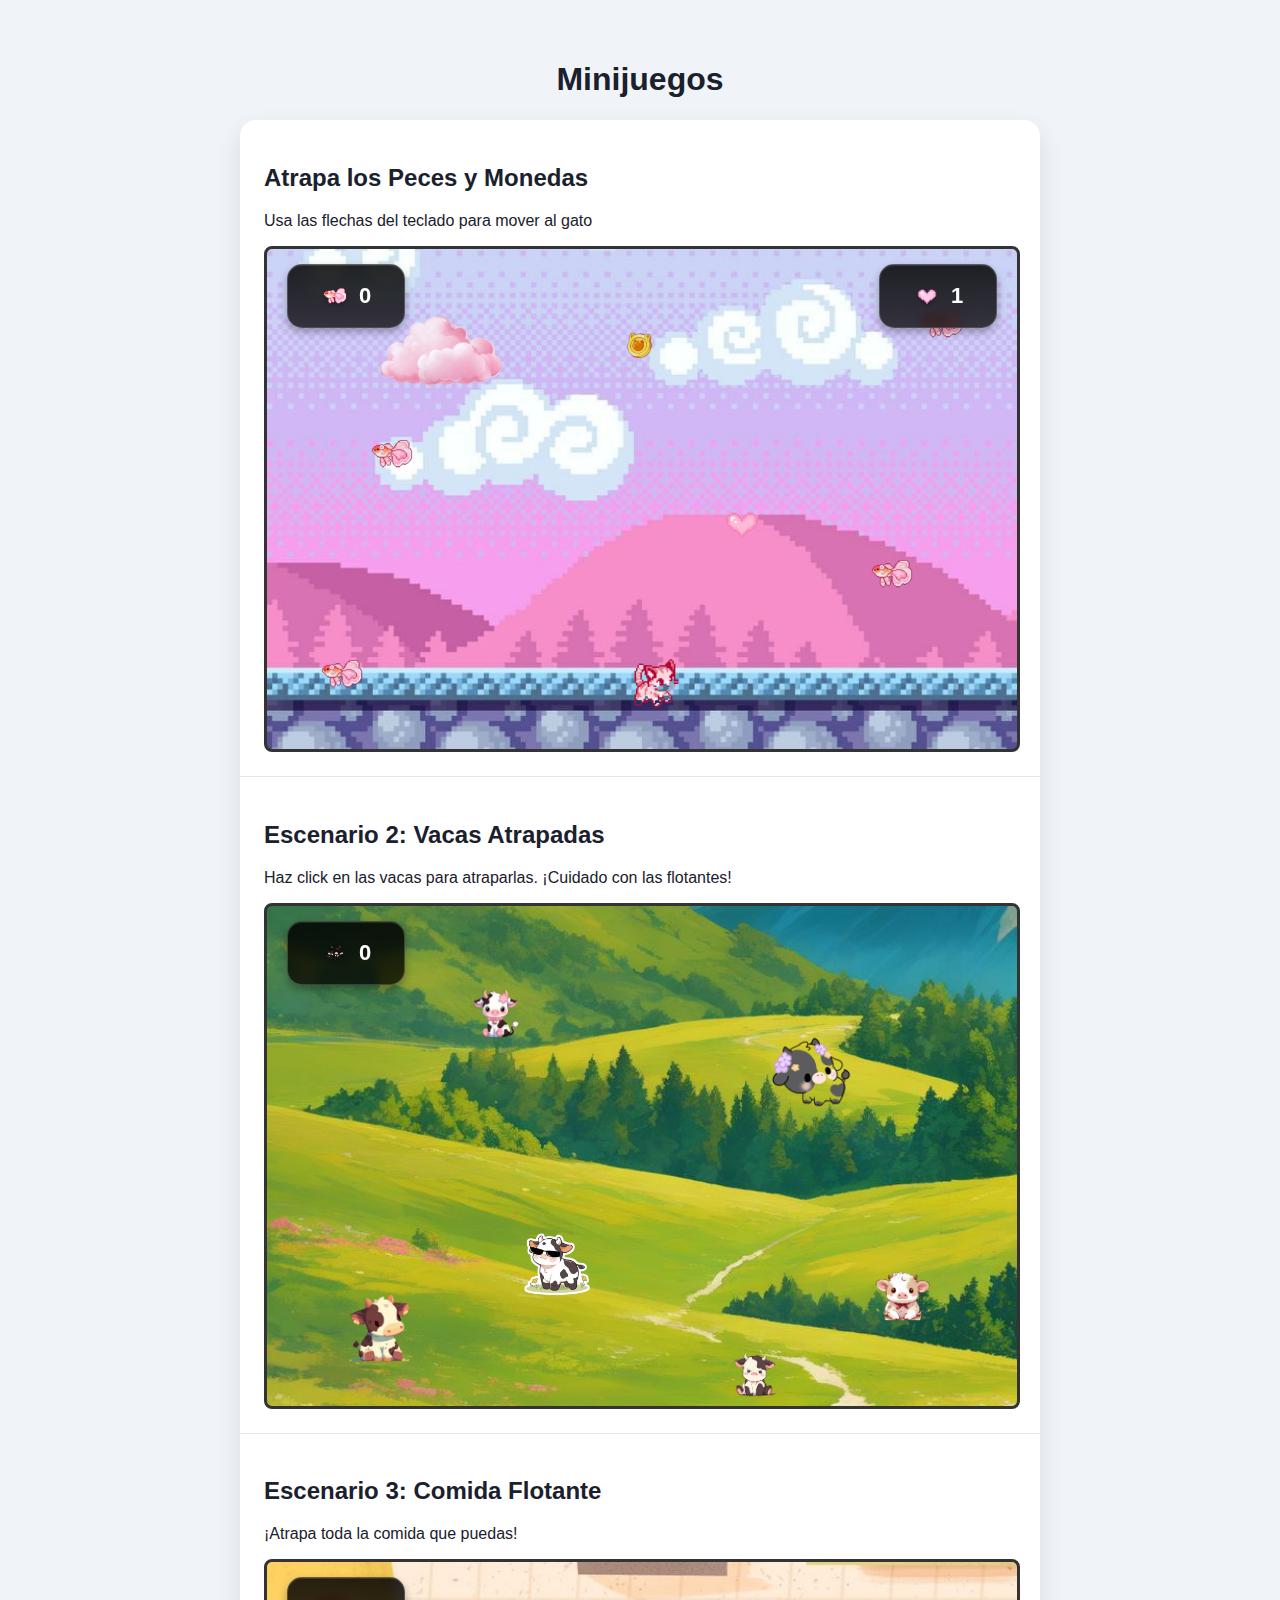
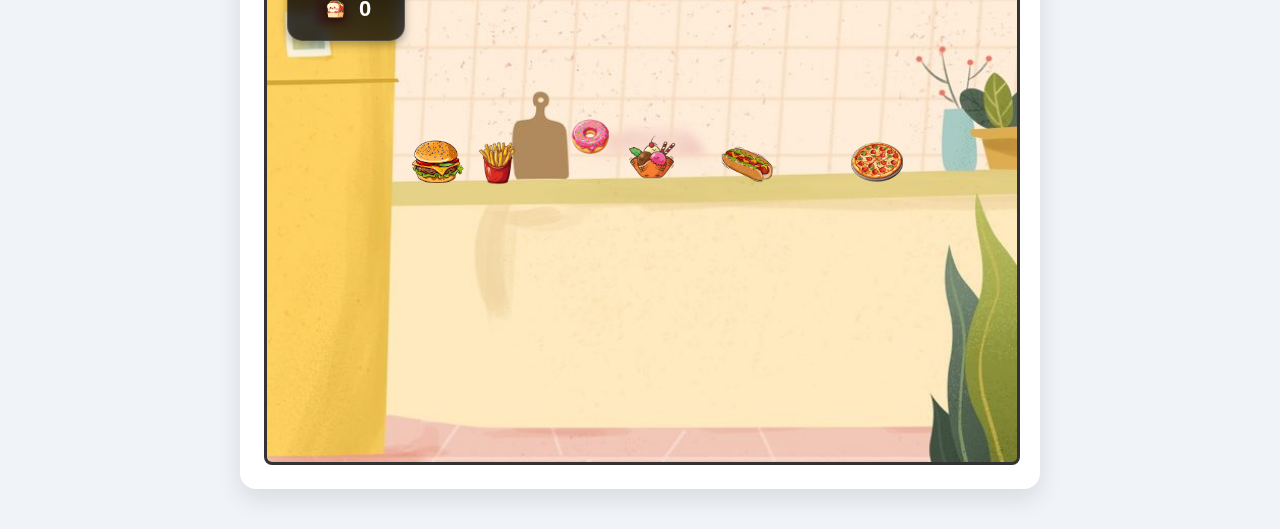
<file: 1_escenario interactivo/index.html>
<!DOCTYPE html>
<html lang="es">
<head>
    <meta charset="UTF-8">
    <meta name="viewport" content="width=device-width, initial-scale=1.0">
    <title>Minijuegos</title>
  
  <link rel="stylesheet" href="style.css">

</head>

<body class="bg-gray-100">

    <h1 class="text-4xl font-bold text-center text-gray-800 mb-6">Minijuegos</h1>

    <div class="main-container">
    
        <div id="game1" class="game-content">
            <h2 class="text-2xl font-semibold text-center mb-4">Atrapa los Peces y Monedas</h2>
            <p class="text-center text-gray-600 mb-4">Usa las flechas del teclado para mover al gato</p>
            
            <div id="game1-container" class="game-container" style="background-image: url('img/fondo.png'); background-size: cover; background-repeat: no-repeat;">
              
                <div class="ui-score">

                    <img src="img/icono.pez.png" alt="Icono Pez" class="ui-icon">
                    <span id="gato-score-text">0</span>
                </div>
                <div class="ui-lives">
                    <img src="img/icono.vida.png" alt="Icono vida" class="ui-icon">
                    <span id="gato-lives-text">1</span>
                </div>

              
                <img src="img/gato.png" alt="Gato" class="player" id="gato">

                <img src="img/nube.png" alt="Nube" class="asset" id="nube1">
                
                <img src="img/pez.png" alt="Pez 1" class="asset interactable" id="pez1">
                <img src="img/pez.png" alt="Pez 2" class="asset interactable" id="pez2">
                <img src="img/moneda.png" alt="Moneda" class="asset interactable animatable" id="moneda1">
                <img src="img/corazon.png" alt="Corazón" class="asset interactable animatable" id="corazon1">
                <img src="img/pez.png" alt="Pez 3" class="asset interactable" id="pez3">
                <img src="img/pez.png" alt="Pez 4" class="asset interactable" id="pez4">

            </div>
        </div>

        <div id="game2" class="game-content">
            <h2 class="text-2xl font-semibold text-center mb-4">Escenario 2: Vacas Atrapadas</h2>
            <p class="text-center text-gray-600 mb-4">Haz click en las vacas para atraparlas. ¡Cuidado con las flotantes!</p>

            <div id="game2-container" class="game-container">
               
                <div class="ui-score">
                    <img src="img/icono.vaca.png" alt="Icono Vaca" class="ui-icon">
                    <span id="vaca-score-text">0</span>
                </div>

                <img src="img/vaca1.png" alt="Vaca 1" class="asset interactable vaca-click" id="vaca1">
                <img src="img/vaca2.png" alt="Vaca 2" class="asset interactable vaca-click" id="vaca2">
                <img src="img/vaca3.png" alt="Vaca 3" class="asset interactable vaca-click" id="vaca3">
                <img src="img/vaca4.png" alt="Vaca 4" class="asset interactable vaca-click" id="vaca4">

                <img src="img/vacaroja.png" alt="Vaca Animada 1" class="asset interactable vaca-anim" id="vaca-anim1">
                <img src="img/vacaazul.png" alt="Vaca Animada 2" class="asset interactable vaca-anim" id="vaca-anim2">
            </div>
        </div>

        <div id="game3" class="game-content">
            <h2 class="text-2xl font-semibold text-center mb-4">Escenario 3: Comida Flotante</h2>
            <p class="text-center text-gray-600 mb-4">¡Atrapa toda la comida que puedas!</p>

            <div id="game3-container" class="game-container" style="background-image: url('img/fondo3.png'); background-size: cover; background-repeat: no-repeat;">
              
                <div class="ui-score">
                    <img src="img/icono.comida.png" alt="Icono Comida" class="ui-icon">
                    <span id="comida-score-text">0</span>
                </div>

                <img src="img/comida1.png" alt="Comida 1" class="asset interactable comida-click" id="comida1">
                <img src="img/comida2.png" alt="Comida 2" class="asset interactable comida-click" id="comida2">
                <img src="img/comida3.png" alt="Comida 3" class="asset interactable comida-click" id="comida3">
                <img src="img/comida4.png" alt="Comida 4" class="asset interactable comida-click" id="comida4">

                <img src="img/icono.dona.png" alt="Comida Animada 1" class="asset interactable comida-anim" id="comida-anim1">
                <img src="img/icono.helado.png" alt="Comida Animada 2" class="asset interactable comida-anim" id="comida-anim2">
            </div>
        </div>

    </div>

    <script src="app.js"></script>
</body>
</html>
</file>
<file: 1_escenario interactivo/style.css>
#game1-container.control-activo {
    outline: 3px solid #f8b400;
    box-shadow: 0 0 0 4px #f8b40055;
}
body {
    font-family: 'Inter', Arial, sans-serif;
    background-color: #f0f4f8;
    display: flex;
    flex-direction: column;
    align-items: center;
    min-height: 100vh;
    padding: 2rem;
    color: #1a202c;
}

.main-container {
    width: 100%;
    max-width: 800px;
    background-color: white;
    border-radius: 16px;
    box-shadow: 0 10px 25px rgba(0, 0, 0, 0.1);
    overflow: hidden;
}

.game-content {
    display: block;
    padding: 1.5rem;
    border-bottom: 1px solid #e2e8f0;
}

.game-content:last-child {
    border-bottom: none;
}

.game-container {
    width: 750px;
    height: 500px;
    position: relative;
    border: 3px solid #333;
    overflow: hidden;
    margin: 0 auto;
    border-radius: 8px;
}

#game1-container {
    background: url('/img/fondo.png');
    background-repeat: no-repeat;
    background-size: cover;
}

.asset {
    position: absolute;
}

.interactable {
    cursor: pointer;
}

.ui-score, .ui-lives {
    position: absolute;
    top: 15px;
    display: flex;
    align-items: center;
    justify-content: center;
    background: linear-gradient(to bottom, rgba(0, 0, 0, 0.85), rgba(0, 0, 0, 0.75));
    color: white;
    padding: 10px 18px;
    border-radius: 15px;
    font-size: 22px;
    font-weight: bold;
    z-index: 1000;
    box-shadow: 0 4px 8px rgba(0,0,0,0.3), inset 0 1px rgba(255,255,255,0.1);
    min-width: 80px;
    height: 42px;
    pointer-events: auto;
    border: 1px solid rgba(255, 255, 255, 0.2);
    backdrop-filter: blur(5px);
    transition: all 0.3s ease;
}

.ui-score {
    left: 20px;
}

.ui-lives {
    right: 20px;
}

.ui-icon {
    width: 28px !important;
    height: 28px !important;
    margin-right: 10px !important;
    display: inline-block !important;
    vertical-align: middle !important;
    object-fit: contain !important;
    filter: drop-shadow(0 2px 2px rgba(0,0,0,0.3)) brightness(1.1);
    transition: transform 0.2s ease, filter 0.2s ease;
    image-rendering: -webkit-optimize-contrast;
    transform: scale(1);
}

#game1-container {
    background-image: url('img/fondo.png');
    background-size: cover;
    background-repeat: no-repeat;
    background-position: center;
}

.player {
    position: absolute;
    width: 70px; 
    height: 70px;
    transition: top 0.1s linear, left 0.1s linear;
}

#nube1 {
    top: 30px;
    left: 100px;
    width: 150px;
    opacity: 0.9;
    animation: floatNube 8s ease-in-out infinite alternate;
    z-index: 1; 
}

@keyframes floatNube {
    from { transform: translateX(0px); }
    to { transform: translateX(100px); }
}

#pez1 { top: 180px; left: 100px; width: 50px; }
#pez2 { top: 300px; left: 600px; width: 50px; }
#moneda1 { top: 80px; left: 350px; width: 45px; }
#corazon1 { top: 250px; left: 450px; width: 50px; }
#pez3 { top: 400px; left: 50px; width: 50px; }
#pez4 { top: 50px; left: 650px; width: 50px; }

.animatable {
    animation: float 1.2s ease-in-out infinite alternate;
}

@keyframes float {
    from { transform: translateY(0px); }
    to { transform: translateY(-15px); }
}

#game2-container {
    background-image: url('img/fondo2.png');
    background-size: cover;
    background-repeat: no-repeat;
    background-position: center;
}

.vaca-click { width: 80px; }
.vaca-anim { width: 90px; }

#vaca1 { top: 380px; left: 80px; }
#vaca1 {
    animation: move-h1 6s linear infinite alternate;
}
#vaca2 { top: 360px; left: 600px; }
#vaca3 { top: 320px; left: 250px; }
#vaca4 { top: 400px; left: 450px; }
#vaca4 {
    animation: move-h4 6s linear infinite alternate;
}
#vaca3 {
    animation: swing 4s ease-in-out infinite alternate;
}

@keyframes move-h1 {
    from { left: 80px; }
    to { left: 500px; }
}

@keyframes move-h4 {
    from { left: 450px; }
    to { left: 100px; }
}

@keyframes swing {
    0% { transform: rotate(-25deg); }
    50% { transform: rotate(25deg); }
    100% { transform: rotate(-25deg); }
}

#vaca-anim1 { top: 80px; left: 200px; animation: float 2s ease-in-out infinite alternate; }
#vaca-anim2 { top: 120px; left: 500px; animation: float 1.5s ease-in-out infinite alternate; }

#game3-container {
    background-image: url('img/fondo3.png');
    background-size: cover;
    background-repeat: no-repeat;
    background-position: center;
}

.comida-click { width: 60px; z-index: 2; }
.comida-anim { width: 70px; z-index: 3; }

#comida1 { 
    top: 170px; 
    left: 140px; 
    animation: move-side 4s ease-in-out infinite alternate;
}
#comida2 { 
    top: 170px; 
    left: 580px; 
    animation: move-side 4s ease-in-out infinite alternate;
}
#comida3 { 
    top: 175px; 
    left: 204px;
}
#comida4 { 
    top: 180px; 
    left: 450px; 
    animation: move-side 4s ease-in-out infinite alternate;
}

@keyframes move-side {
    from { transform: translateX(-20px); }
    to { transform: translateX(20px); }
}

#comida-anim1 { top: 150px; left: 300px; animation: float 1s ease-in-out infinite alternate; }
#comida-anim2 { top: 160px; left: 350px; animation: float 1.3s ease-in-out infinite alternate; }

@keyframes sway-small {
    from { transform: translateX(-6px); }
    to { transform: translateX(6px); }
}
</file>
